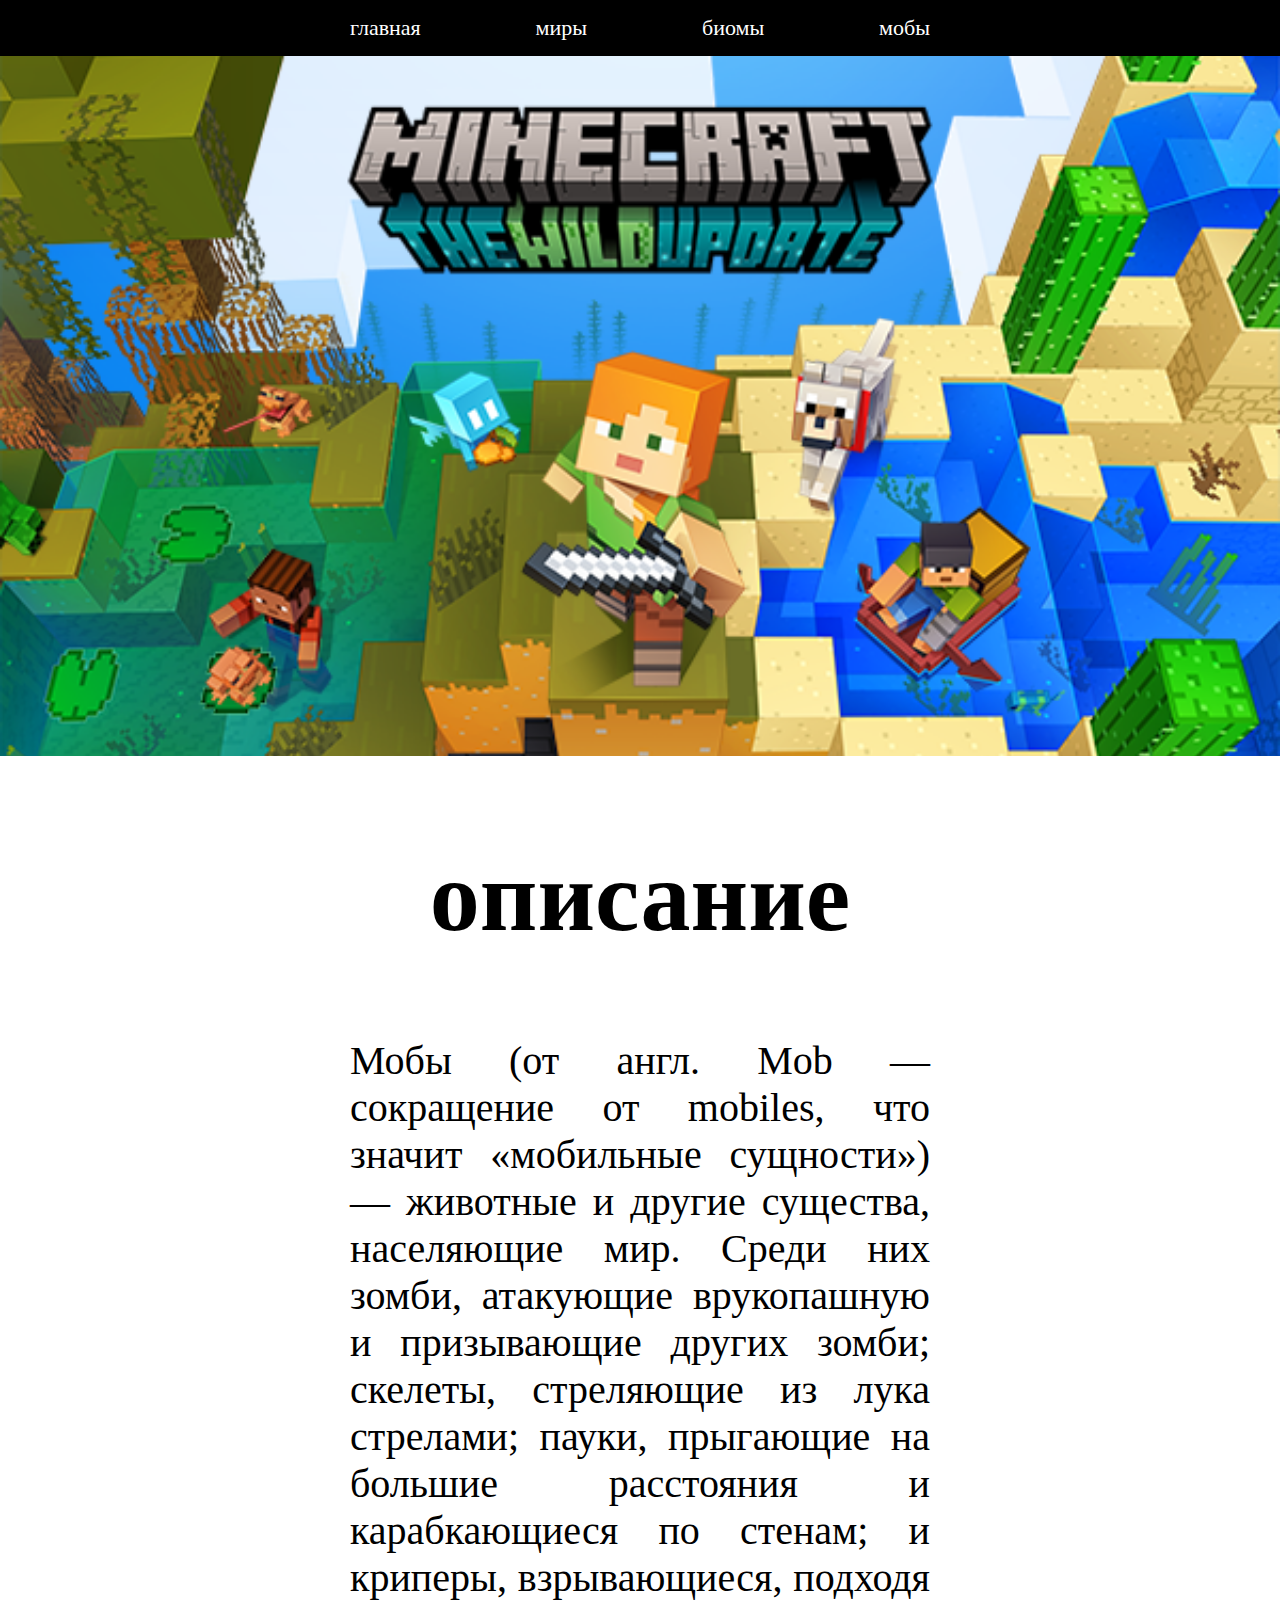
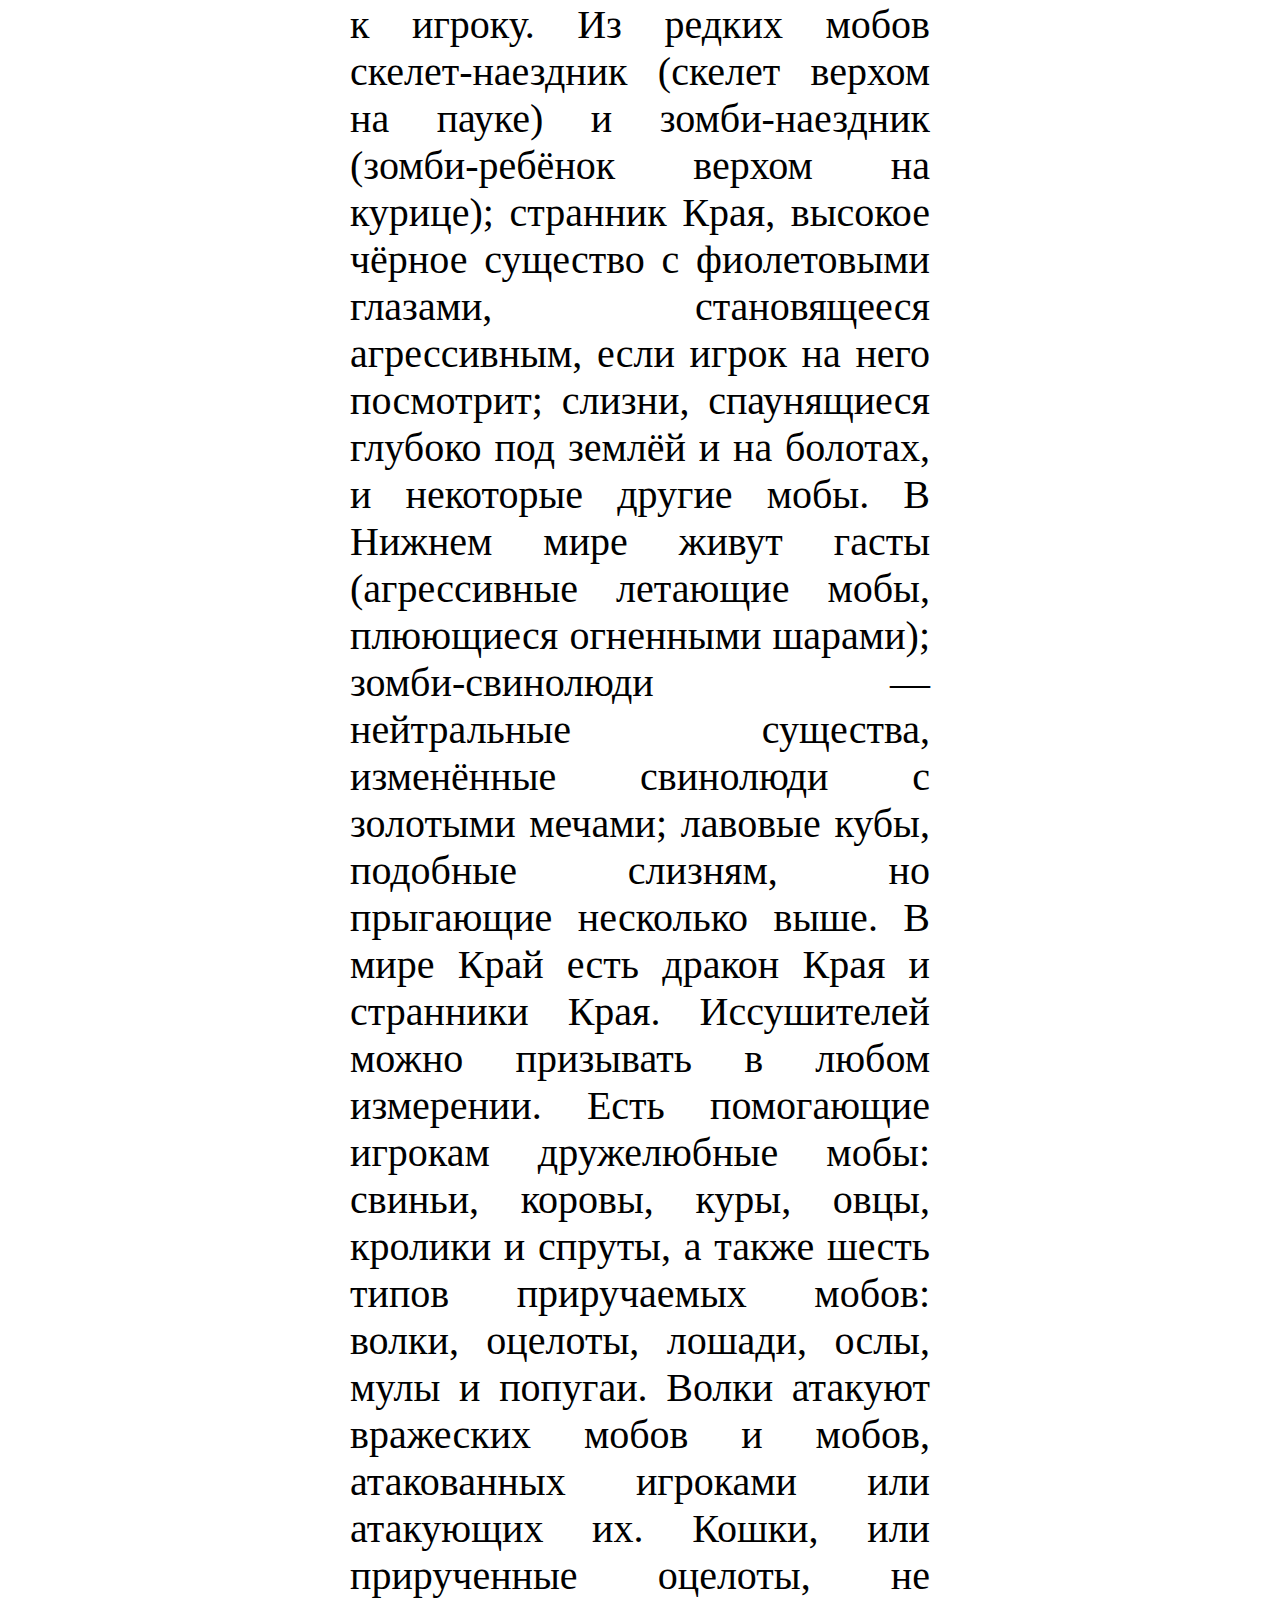
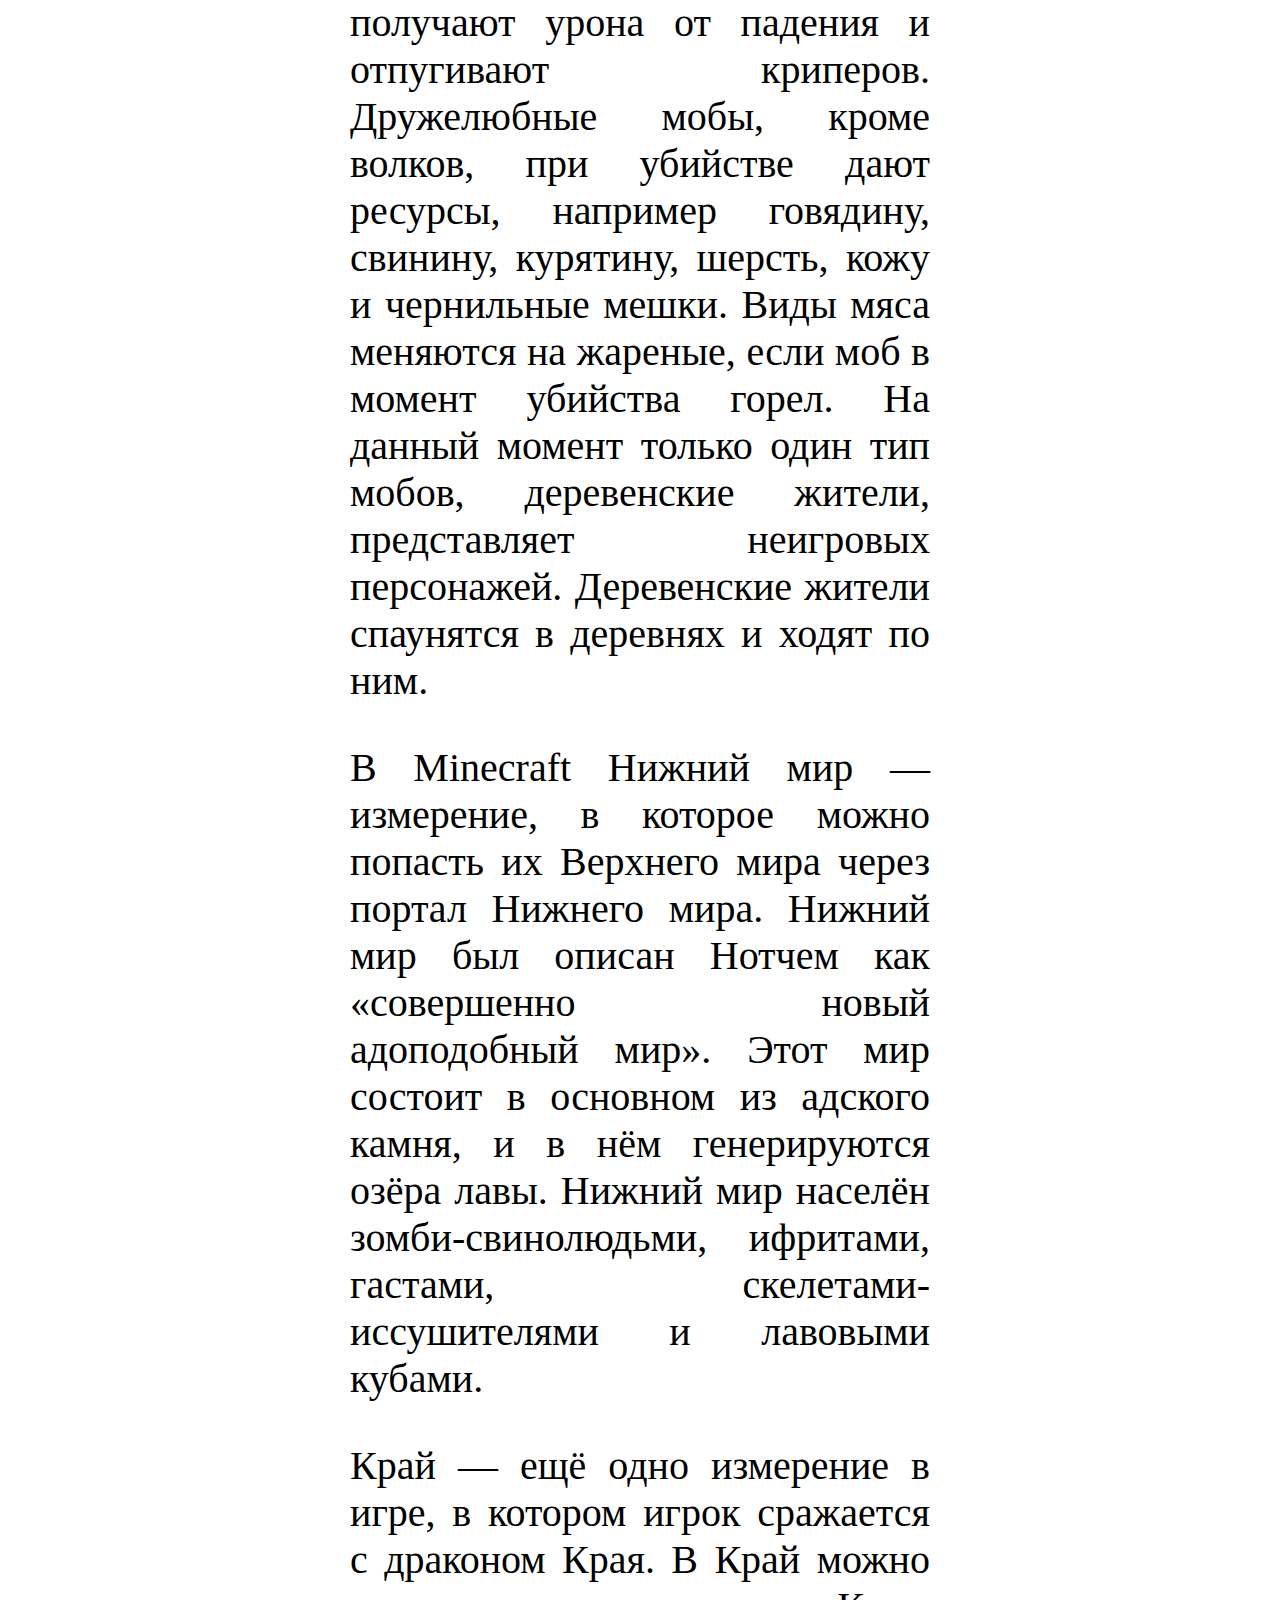
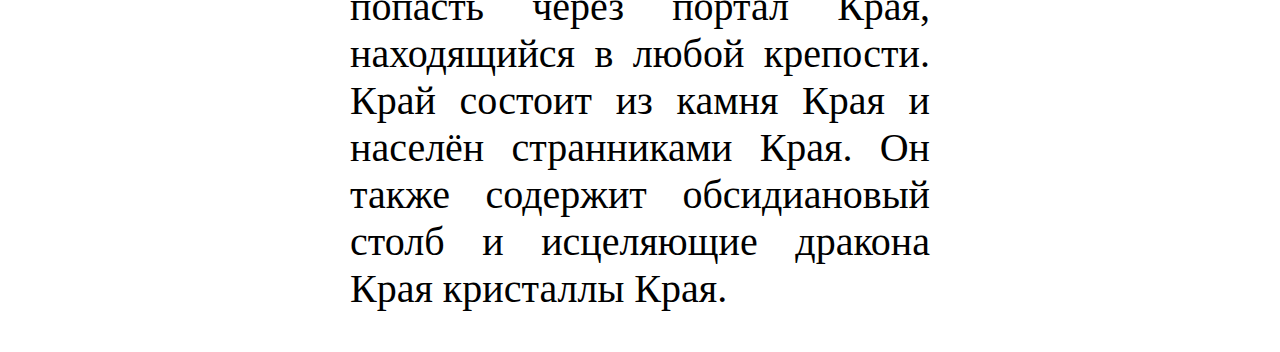
<file: index.html>
<html>
	<head>
		<link rel="stylesheet" href="style.css">
		<title>майнкрафт wiki</title>
	</head>			
	<body>
         <div class="hat">
         	<a href="">главная</a>
         	<a href="">миры</a>
         	<a href="bioms.html">биомы</a>
         	<a href="mobs.html">мобы</a>
         </div>
         <div class="promo" >
         	
         </div>
         <div class="info">
         	<h2>
         		описание
         	</h2>
         	<p>Мобы (от англ. Mob — сокращение от mobiles, что значит «мобильные сущности») — животные и другие существа, населяющие мир. Среди них зомби, атакующие врукопашную и призывающие других зомби; скелеты, стреляющие из лука стрелами; пауки, прыгающие на большие расстояния и карабкающиеся по стенам; и криперы, взрывающиеся, подходя к игроку. Из редких мобов скелет-наездник (скелет верхом на пауке) и зомби-наездник (зомби-ребёнок верхом на курице); странник Края, высокое чёрное существо с фиолетовыми глазами, становящееся агрессивным, если игрок на него посмотрит; слизни, спаунящиеся глубоко под землёй и на болотах, и некоторые другие мобы. В Нижнем мире живут гасты (агрессивные летающие мобы, плюющиеся огненными шарами); зомби-свинолюди — нейтральные существа, изменённые свинолюди с золотыми мечами; лавовые кубы, подобные слизням, но прыгающие несколько выше. В мире Край есть дракон Края и странники Края. Иссушителей можно призывать в любом измерении.

Есть помогающие игрокам дружелюбные мобы: cвиньи, коровы, куры, овцы, кролики и спруты, а также шесть типов приручаемых мобов: волки, оцелоты, лошади, ослы, мулы и попугаи. Волки атакуют вражеских мобов и мобов, атакованных игроками или атакующих их. Кошки, или прирученные оцелоты, не получают урона от падения и отпугивают криперов. Дружелюбные мобы, кроме волков, при убийстве дают ресурсы, например говядину, свинину, курятину, шерсть, кожу и чернильные мешки. Виды мяса меняются на жареные, если моб в момент убийства горел.

На данный момент только один тип мобов, деревенские жители, представляет неигровых персонажей. Деревенские жители спаунятся в деревнях и ходят по ним. </p>
         	<p>В Minecraft Нижний мир — измерение, в которое можно попасть их Верхнего мира через портал Нижнего мира. Нижний мир был описан Нотчем как «совершенно новый адоподобный мир». Этот мир состоит в основном из адского камня, и в нём генерируются озёра лавы. Нижний мир населён зомби-свинолюдьми, ифритами, гастами, скелетами-иссушителями и лавовыми кубами. </p>
         	<p>Край — ещё одно измерение в игре, в котором игрок сражается с драконом Края. В Край можно попасть через портал Края, находящийся в любой крепости. Край состоит из камня Края и населён странниками Края. Он также содержит обсидиановый столб и исцеляющие дракона Края кристаллы Края. </p>
         </div>
	






































</body>
</html>
</file>
<file: style.css>
.hat	{
	background: black;
	display: flex;
	justify-content: space-between;
	padding-left: 350px;
	padding-right: 350px;
	padding-top: 15px;
	padding-bottom: 15px;	
}
a	{
	color: white;
	font-size: 22px;
	text-decoration: none;
}
body{
	margin: 0;
}
.promo{
	height: 700px;
	background: url(promo.png);
	background-size: 100%;
	background-position: 50% 50%;
}
h2{
	font-size:100px ;
	text-align: center;
}
p{
	font-size: 40px;
    text-align: justify;
}
.info{
	padding: 0 350px;
}
</file>
